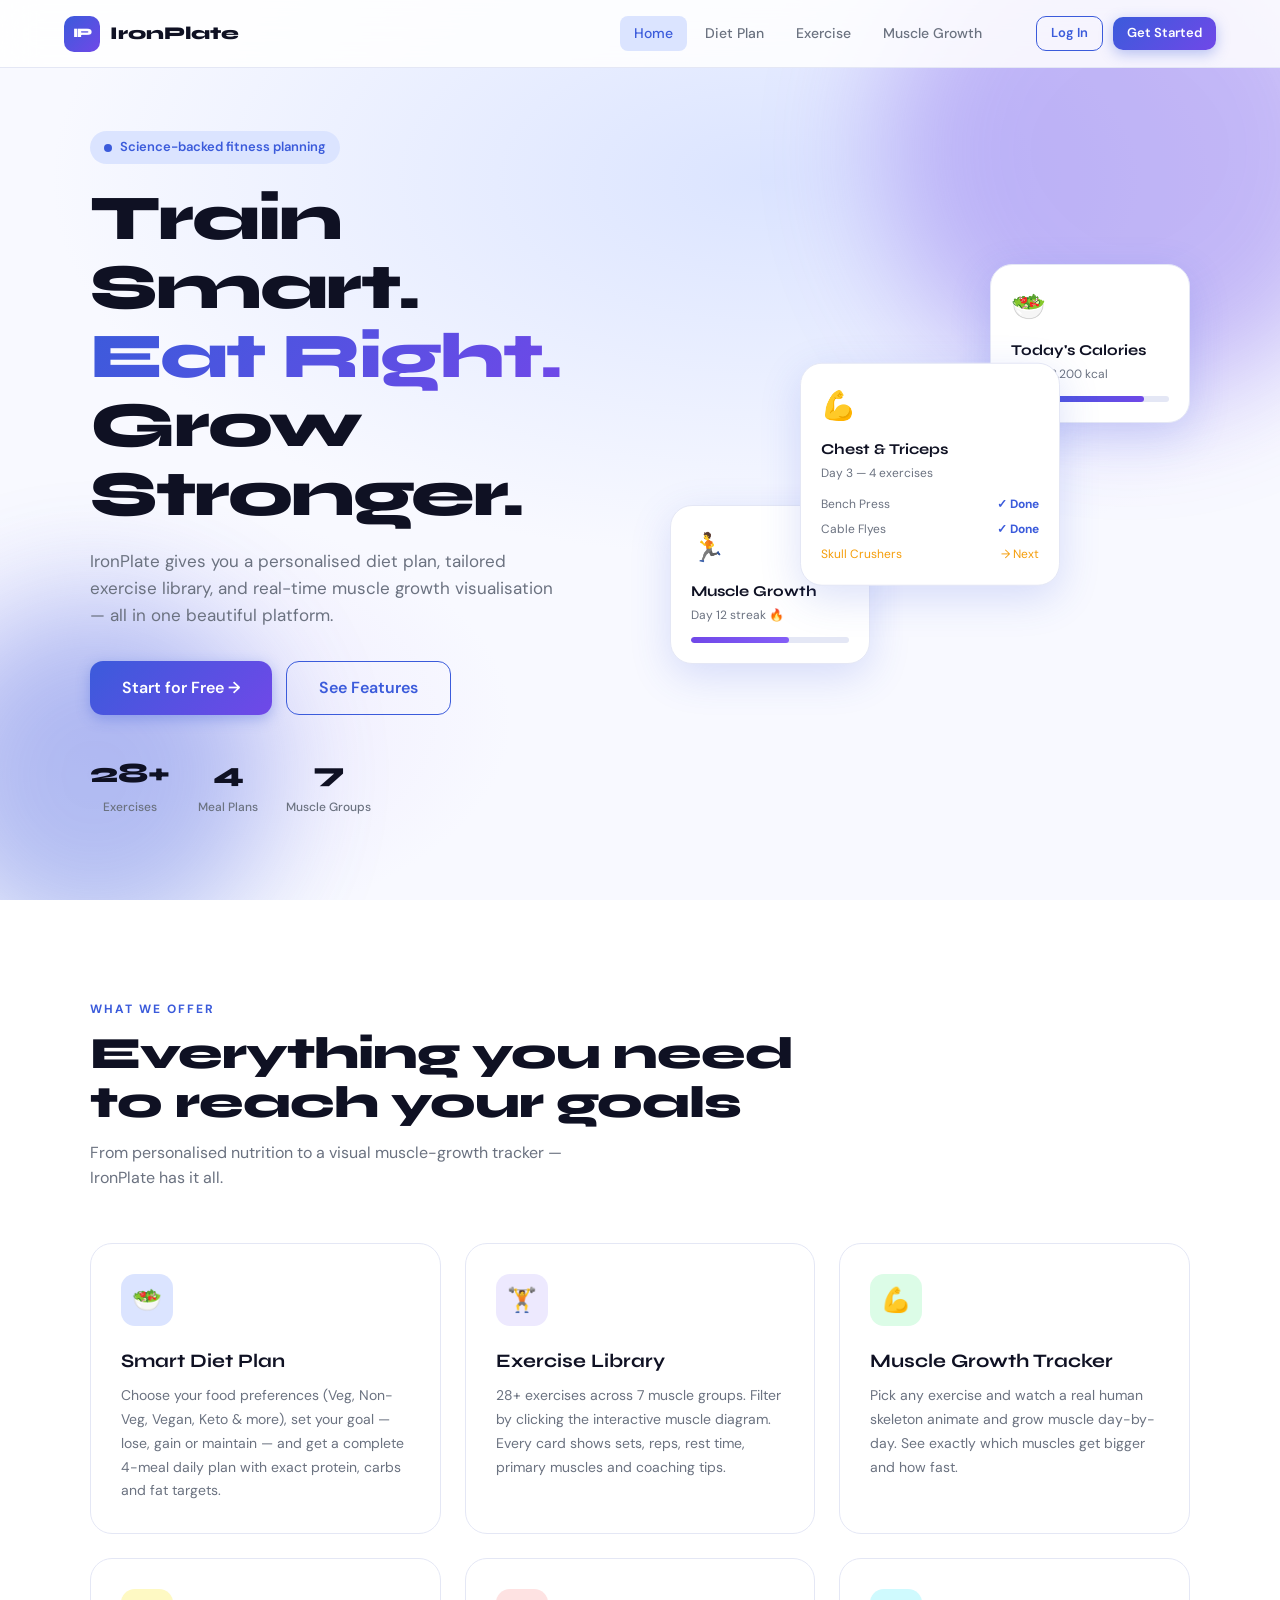
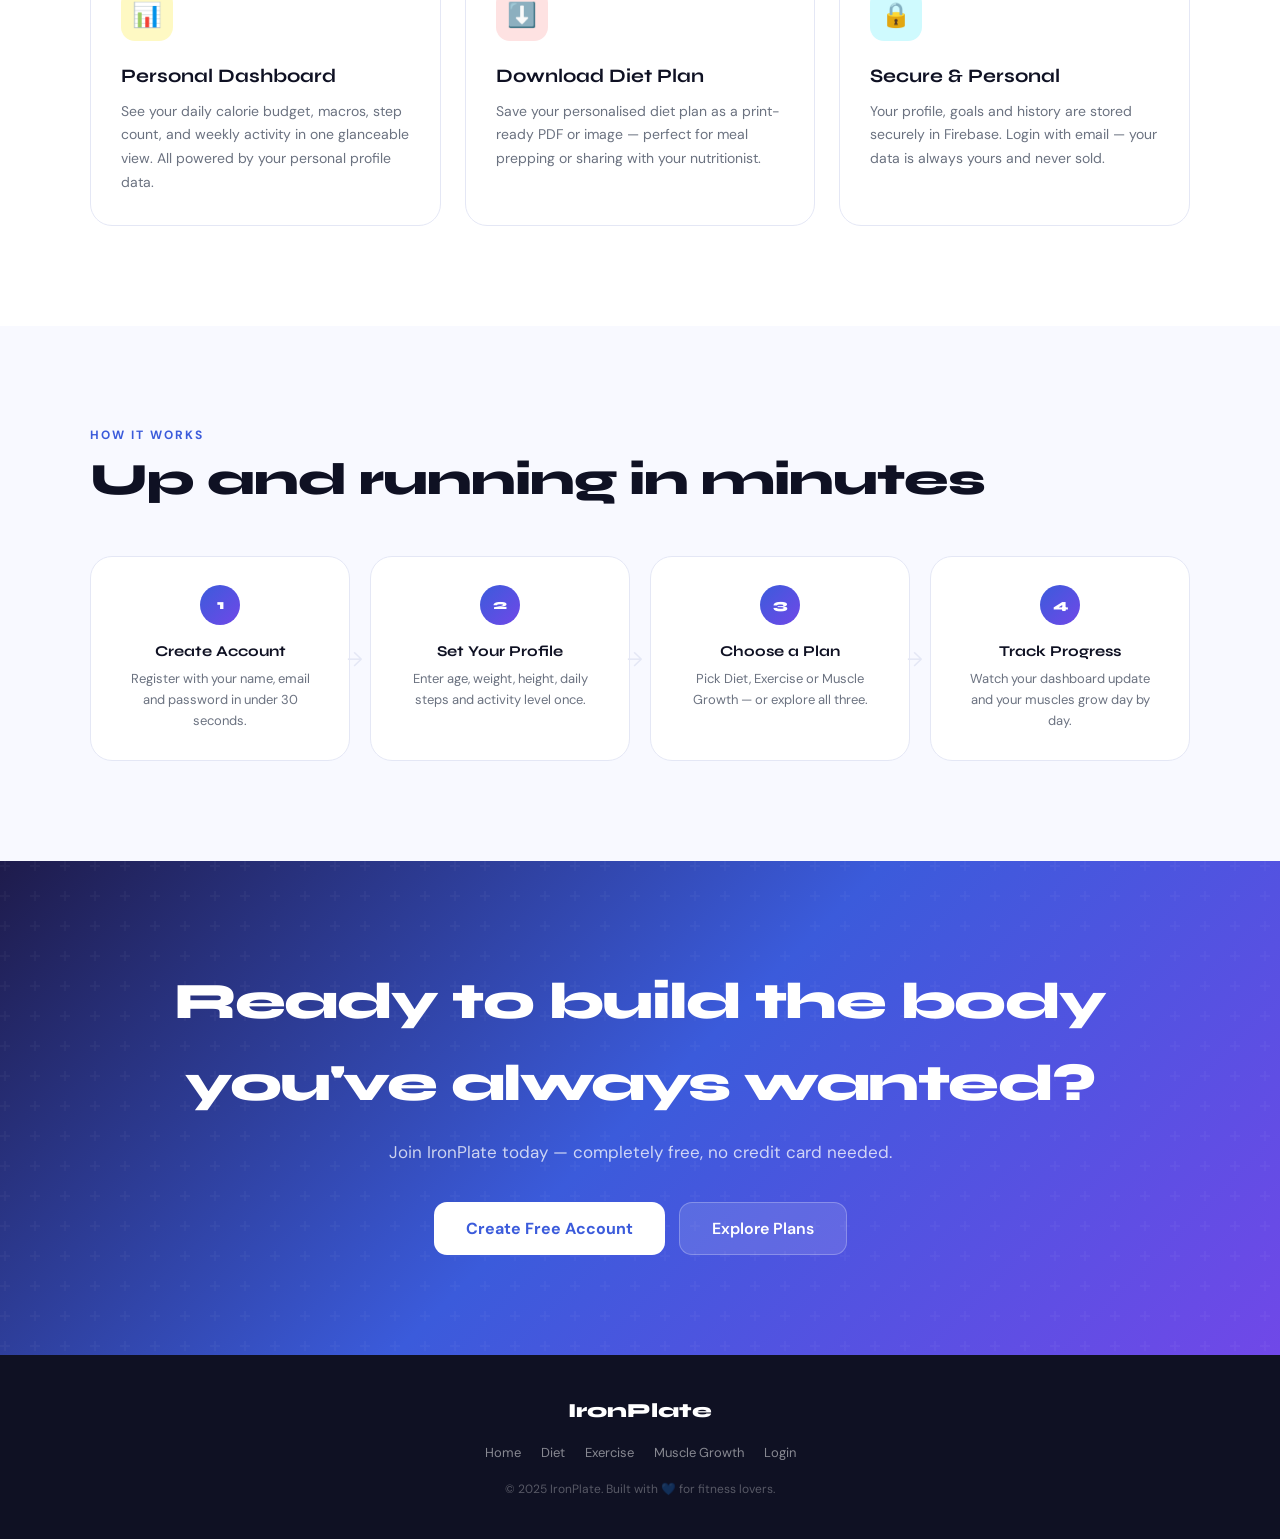
<file: index.html>
<!DOCTYPE html>
<html lang="en">
<head>
  <meta charset="UTF-8"/>
  <meta name="viewport" content="width=device-width,initial-scale=1.0"/>
  <title>IronPlate — Your Smart Fitness Companion</title>
  <link rel="stylesheet" href="css/style.css"/>
</head>
<body>

<!-- NAVBAR -->
<nav class="navbar" id="navbar">
  <div class="nav-inner">
    <a href="index.html" class="nav-logo">
      <div class="nav-logo-mark">IP</div>
      <span class="nav-logo-name">IronPlate</span>
    </a>
    <div class="nav-links">
      <a href="index.html"    class="nav-link active">Home</a>
      <a href="diet.html"     class="nav-link">Diet Plan</a>
      <a href="exercise.html" class="nav-link">Exercise</a>
      <a href="muscle.html"   class="nav-link">Muscle Growth</a>
    </div>
    <div class="nav-actions">
      <a href="auth.html" class="btn btn-outline btn-sm">Log In</a>
      <a href="auth.html" class="btn btn-primary btn-sm">Get Started</a>
    </div>
    <button class="nav-ham" onclick="toggleMob()">
      <span></span><span></span><span></span>
    </button>
  </div>
</nav>
<div class="mob-menu" id="mob-menu">
  <a href="index.html"    class="mob-link active">Home</a>
  <a href="diet.html"     class="mob-link">Diet Plan</a>
  <a href="exercise.html" class="mob-link">Exercise</a>
  <a href="muscle.html"   class="mob-link">Muscle Growth</a>
  <a href="auth.html"     class="mob-link">Log In / Register</a>
</div>

<!-- HERO -->
<section class="hero">
  <div class="hero-bg"></div>
  <div class="hero-blob hero-blob-1"></div>
  <div class="hero-blob hero-blob-2"></div>
  <div class="hero-inner">
    <div class="hero-text">
      <div class="hero-badge">
        <span class="hero-badge-dot"></span>
        Science-backed fitness planning
      </div>
      <h1 class="hero-title">Train Smart.<br><span>Eat Right.</span><br>Grow Stronger.</h1>
      <p class="hero-sub">IronPlate gives you a personalised diet plan, tailored exercise library, and real-time muscle growth visualisation — all in one beautiful platform.</p>
      <div class="hero-btns">
        <a href="auth.html" class="btn btn-primary btn-lg">Start for Free →</a>
        <a href="#features" class="btn btn-outline btn-lg">See Features</a>
      </div>
      <div class="hero-stats">
        <div class="hero-stat">
          <div class="hero-stat-val">28+</div>
          <div class="hero-stat-lbl">Exercises</div>
        </div>
        <div class="hero-stat">
          <div class="hero-stat-val">4</div>
          <div class="hero-stat-lbl">Meal Plans</div>
        </div>
        <div class="hero-stat">
          <div class="hero-stat-val">7</div>
          <div class="hero-stat-lbl">Muscle Groups</div>
        </div>
      </div>
    </div>
    <div class="hero-visual">
      <div class="hero-card-stack">
        <div class="hero-card hero-card-1">
          <div class="hc-icon">🥗</div>
          <div class="hc-title">Today's Calories</div>
          <div class="hc-sub">1,840 / 2,200 kcal</div>
          <div class="hc-bar"><div class="hc-fill" style="width:84%"></div></div>
        </div>
        <div class="hero-card hero-card-main">
          <div class="hc-icon">💪</div>
          <div class="hc-title">Chest &amp; Triceps</div>
          <div class="hc-sub">Day 3 — 4 exercises</div>
          <div style="margin-top:12px;display:flex;flex-direction:column;gap:6px">
            <div style="display:flex;justify-content:space-between;font-size:12px;color:#6b7280"><span>Bench Press</span><span style="color:#3b5bdb;font-weight:700">✓ Done</span></div>
            <div style="display:flex;justify-content:space-between;font-size:12px;color:#6b7280"><span>Cable Flyes</span><span style="color:#3b5bdb;font-weight:700">✓ Done</span></div>
            <div style="display:flex;justify-content:space-between;font-size:12px;color:#f59e0b"><span>Skull Crushers</span><span>→ Next</span></div>
          </div>
        </div>
        <div class="hero-card hero-card-2">
          <div class="hc-icon">🏃</div>
          <div class="hc-title">Muscle Growth</div>
          <div class="hc-sub">Day 12 streak 🔥</div>
          <div class="hc-bar" style="margin-top:12px"><div class="hc-fill" style="width:62%;background:linear-gradient(90deg,#7048e8,#845ef7)"></div></div>
        </div>
      </div>
    </div>
  </div>
</section>

<!-- FEATURES -->
<section class="features" id="features">
  <div class="section-inner">
    <div class="section-tag">What We Offer</div>
    <h2 class="section-title">Everything you need<br>to reach your goals</h2>
    <p class="section-sub">From personalised nutrition to a visual muscle-growth tracker — IronPlate has it all.</p>
    <div class="features-grid">
      <div class="feature-card" style="animation-delay:.05s">
        <div class="fc-icon" style="background:#dbe4ff">🥗</div>
        <div class="fc-title">Smart Diet Plan</div>
        <div class="fc-desc">Choose your food preferences (Veg, Non-Veg, Vegan, Keto & more), set your goal — lose, gain or maintain — and get a complete 4-meal daily plan with exact protein, carbs and fat targets.</div>
      </div>
      <div class="feature-card" style="animation-delay:.1s">
        <div class="fc-icon" style="background:#ede9fe">🏋️</div>
        <div class="fc-title">Exercise Library</div>
        <div class="fc-desc">28+ exercises across 7 muscle groups. Filter by clicking the interactive muscle diagram. Every card shows sets, reps, rest time, primary muscles and coaching tips.</div>
      </div>
      <div class="feature-card" style="animation-delay:.15s">
        <div class="fc-icon" style="background:#dcfce7">💪</div>
        <div class="fc-title">Muscle Growth Tracker</div>
        <div class="fc-desc">Pick any exercise and watch a real human skeleton animate and grow muscle day-by-day. See exactly which muscles get bigger and how fast.</div>
      </div>
      <div class="feature-card" style="animation-delay:.2s">
        <div class="fc-icon" style="background:#fef9c3">📊</div>
        <div class="fc-title">Personal Dashboard</div>
        <div class="fc-desc">See your daily calorie budget, macros, step count, and weekly activity in one glanceable view. All powered by your personal profile data.</div>
      </div>
      <div class="feature-card" style="animation-delay:.25s">
        <div class="fc-icon" style="background:#fee2e2">⬇️</div>
        <div class="fc-title">Download Diet Plan</div>
        <div class="fc-desc">Save your personalised diet plan as a print-ready PDF or image — perfect for meal prepping or sharing with your nutritionist.</div>
      </div>
      <div class="feature-card" style="animation-delay:.3s">
        <div class="fc-icon" style="background:#cffafe">🔒</div>
        <div class="fc-title">Secure & Personal</div>
        <div class="fc-desc">Your profile, goals and history are stored securely in Firebase. Login with email — your data is always yours and never sold.</div>
      </div>
    </div>
  </div>
</section>

<!-- HOW IT WORKS -->
<section class="how">
  <div class="section-inner">
    <div class="section-tag">How It Works</div>
    <h2 class="section-title">Up and running in minutes</h2>
    <div class="steps">
      <div class="step">
        <div class="step-num">1</div>
        <div class="step-title">Create Account</div>
        <div class="step-desc">Register with your name, email and password in under 30 seconds.</div>
      </div>
      <div class="step">
        <div class="step-num">2</div>
        <div class="step-title">Set Your Profile</div>
        <div class="step-desc">Enter age, weight, height, daily steps and activity level once.</div>
      </div>
      <div class="step">
        <div class="step-num">3</div>
        <div class="step-title">Choose a Plan</div>
        <div class="step-desc">Pick Diet, Exercise or Muscle Growth — or explore all three.</div>
      </div>
      <div class="step">
        <div class="step-num">4</div>
        <div class="step-title">Track Progress</div>
        <div class="step-desc">Watch your dashboard update and your muscles grow day by day.</div>
      </div>
    </div>
  </div>
</section>

<!-- CTA -->
<section class="cta-section">
  <h2 class="cta-title">Ready to build the body<br>you've always wanted?</h2>
  <p class="cta-sub">Join IronPlate today — completely free, no credit card needed.</p>
  <div class="cta-btns">
    <a href="auth.html" class="btn btn-white-fill btn-lg">Create Free Account</a>
    <a href="diet.html" class="btn btn-ghost btn-lg">Explore Plans</a>
  </div>
</section>

<!-- FOOTER -->
<footer>
  <div class="footer-inner">
    <div class="footer-logo">IronPlate</div>
    <div class="footer-links">
      <a href="index.html">Home</a>
      <a href="diet.html">Diet</a>
      <a href="exercise.html">Exercise</a>
      <a href="muscle.html">Muscle Growth</a>
      <a href="auth.html">Login</a>
    </div>
    <div class="footer-copy">© 2025 IronPlate. Built with 💙 for fitness lovers.</div>
  </div>
</footer>

<script>
  // scroll navbar shadow
  window.addEventListener('scroll',()=>{
    document.getElementById('navbar').classList.toggle('scrolled',window.scrollY>30);
  });
  function toggleMob(){document.getElementById('mob-menu').classList.toggle('open')}
</script>
</body>
</html>
</file>
<file: css/style.css>
/* =============================================
   IRONPLATE — style.css
   All styles: reset, tokens, layout, components
   ============================================= */

/* ── Google Fonts ── */
@import url('https://fonts.googleapis.com/css2?family=Syne:wght@600;700;800;900&family=DM+Sans:ital,wght@0,300;0,400;0,500;0,600;1,300&display=swap');

/* ── CSS Variables ── */
:root {
  --bg: #f8f9ff;
  --surface: #ffffff;
  --surface2: #f0f2ff;
  --border: #e4e7f5;
  --text: #0f1123;
  --muted: #6b7280;
  --blue: #3b5bdb;
  --blue-lt: #dbe4ff;
  --purple: #7048e8;
  --purple-lt: #ede9fe;
  --violet: #845ef7;
  --indigo: #4263eb;
  --cyan: #22d3ee;
  --green: #12b886;
  --amber: #f59e0b;
  --red: #ef4444;
  --grad1: linear-gradient(135deg, #3b5bdb 0%, #7048e8 100%);
  --grad2: linear-gradient(135deg, #7048e8 0%, #845ef7 100%);
  --grad3: linear-gradient(135deg, #22d3ee 0%, #3b5bdb 100%);
  --shadow-sm: 0 1px 4px rgba(59, 91, 219, .08);
  --shadow: 0 4px 20px rgba(59, 91, 219, .12);
  --shadow-lg: 0 12px 40px rgba(59, 91, 219, .18);
  --radius: 14px;
  --radius-lg: 22px;
  --nav-h: 68px;
  --font-h: 'Syne', sans-serif;
  --font-b: 'DM Sans', sans-serif;
}

/* ── Reset ── */
*,
*::before,
*::after {
  box-sizing: border-box;
  margin: 0;
  padding: 0
}

html {
  scroll-behavior: smooth;
  font-size: 16px
}

body {
  font-family: var(--font-b);
  background: var(--bg);
  color: var(--text);
  line-height: 1.6;
  overflow-x: hidden
}

img {
  max-width: 100%;
  display: block
}

a {
  text-decoration: none;
  color: inherit
}

button {
  font-family: var(--font-b);
  cursor: pointer;
  border: none;
  background: none
}

ul {
  list-style: none
}

input,
select,
textarea {
  font-family: var(--font-b)
}

/* ── Scrollbar ── */
::-webkit-scrollbar {
  width: 6px
}

::-webkit-scrollbar-track {
  background: var(--bg)
}

::-webkit-scrollbar-thumb {
  background: var(--border);
  border-radius: 99px
}

/* ── Page load fade ── */
@keyframes fadeUp {
  from {
    opacity: 0;
    transform: translateY(22px)
  }

  to {
    opacity: 1;
    transform: none
  }
}

@keyframes fadeIn {
  from {
    opacity: 0
  }

  to {
    opacity: 1
  }
}

@keyframes slideRight {
  from {
    opacity: 0;
    transform: translateX(-30px)
  }

  to {
    opacity: 1;
    transform: none
  }
}

@keyframes pulse {

  0%,
  100% {
    opacity: 1
  }

  50% {
    opacity: .5
  }
}

@keyframes spin {
  to {
    transform: rotate(360deg)
  }
}

@keyframes float {

  0%,
  100% {
    transform: translateY(0)
  }

  50% {
    transform: translateY(-10px)
  }
}

@keyframes shimmer {
  0% {
    background-position: -400px 0
  }

  100% {
    background-position: 400px 0
  }
}

/* ============================================
   NAVBAR
   ============================================ */
.navbar {
  position: fixed;
  top: 0;
  left: 0;
  right: 0;
  z-index: 900;
  height: var(--nav-h);
  background: rgba(255, 255, 255, .85);
  backdrop-filter: blur(18px);
  border-bottom: 1px solid var(--border);
  transition: box-shadow .3s;
}

.navbar.scrolled {
  box-shadow: var(--shadow)
}

.nav-inner {
  max-width: 1200px;
  margin: 0 auto;
  height: 100%;
  display: flex;
  align-items: center;
  gap: 24px;
  padding: 0 24px;
}

.nav-logo {
  display: flex;
  align-items: center;
  gap: 10px;
  flex-shrink: 0
}

.nav-logo-mark {
  width: 36px;
  height: 36px;
  border-radius: 10px;
  background: var(--grad1);
  display: flex;
  align-items: center;
  justify-content: center;
  font-family: var(--font-h);
  font-weight: 800;
  color: #fff;
  font-size: 13px;
  letter-spacing: -.5px;
}

.nav-logo-name {
  font-family: var(--font-h);
  font-weight: 800;
  font-size: 18px;
  color: var(--text)
}

.nav-links {
  display: flex;
  align-items: center;
  gap: 4px;
  margin-left: auto
}

.nav-link {
  padding: 6px 14px;
  border-radius: 8px;
  font-size: 14px;
  font-weight: 500;
  color: var(--muted);
  transition: all .2s;
}

.nav-link:hover,
.nav-link.active {
  color: var(--blue);
  background: var(--blue-lt)
}

.nav-actions {
  display: flex;
  align-items: center;
  gap: 10px;
  margin-left: 16px
}

.btn {
  display: inline-flex;
  align-items: center;
  gap: 8px;
  padding: 9px 20px;
  border-radius: 10px;
  font-size: 14px;
  font-weight: 600;
  transition: all .22s;
  cursor: pointer;
  border: none;
}

.btn-primary {
  background: var(--grad1);
  color: #fff;
  box-shadow: 0 4px 14px rgba(59, 91, 219, .35)
}

.btn-primary:hover {
  transform: translateY(-2px);
  box-shadow: 0 6px 20px rgba(59, 91, 219, .45)
}

.btn-outline {
  background: transparent;
  color: var(--blue);
  border: 1.5px solid var(--blue)
}

.btn-outline:hover {
  background: var(--blue-lt)
}

.btn-white {
  background: #fff;
  color: var(--blue);
  border: 1.5px solid var(--border);
  box-shadow: var(--shadow-sm)
}

.btn-white:hover {
  border-color: var(--blue);
  background: var(--blue-lt)
}

.btn-sm {
  padding: 6px 14px;
  font-size: 13px
}

.btn-lg {
  padding: 13px 32px;
  font-size: 16px;
  border-radius: 13px
}

.nav-avatar {
  width: 36px;
  height: 36px;
  border-radius: 50%;
  background: var(--grad1);
  color: #fff;
  display: flex;
  align-items: center;
  justify-content: center;
  font-weight: 700;
  font-size: 14px;
  cursor: pointer;
}

/* hamburger */
.nav-ham {
  display: none;
  flex-direction: column;
  gap: 5px;
  padding: 6px;
  background: none;
  border: none;
  cursor: pointer
}

.nav-ham span {
  display: block;
  width: 22px;
  height: 2px;
  background: var(--text);
  border-radius: 99px;
  transition: .3s
}

.mob-menu {
  display: none;
  position: fixed;
  top: var(--nav-h);
  left: 0;
  right: 0;
  z-index: 899;
  background: #fff;
  border-bottom: 1px solid var(--border);
  padding: 12px 24px;
  flex-direction: column;
  gap: 4px;
}

.mob-menu.open {
  display: flex
}

.mob-link {
  padding: 10px 14px;
  border-radius: 8px;
  font-weight: 500;
  color: var(--muted)
}

.mob-link:hover,
.mob-link.active {
  color: var(--blue);
  background: var(--blue-lt)
}

/* ============================================
   LANDING PAGE — index.html
   ============================================ */
.hero {
  min-height: 100vh;
  display: flex;
  align-items: center;
  justify-content: center;
  padding: calc(var(--nav-h) + 60px) 24px 80px;
  position: relative;
  overflow: hidden;
}

.hero-bg {
  position: absolute;
  inset: 0;
  z-index: 0;
  background: radial-gradient(ellipse 80% 60% at 60% 20%, #dbe4ff 0%, transparent 70%),
    radial-gradient(ellipse 50% 40% at 10% 80%, #ede9fe 0%, transparent 60%),
    var(--bg);
}

.hero-blob {
  position: absolute;
  border-radius: 50%;
  filter: blur(60px);
  opacity: .35;
  pointer-events: none;
}

.hero-blob-1 {
  width: 500px;
  height: 500px;
  background: #7048e8;
  top: -100px;
  right: -100px;
  animation: float 8s ease-in-out infinite
}

.hero-blob-2 {
  width: 350px;
  height: 350px;
  background: #3b5bdb;
  bottom: -50px;
  left: -80px;
  animation: float 10s ease-in-out infinite 2s
}

.hero-inner {
  max-width: 1100px;
  margin: 0 auto;
  display: grid;
  grid-template-columns: 1fr 1fr;
  gap: 60px;
  align-items: center;
  position: relative;
  z-index: 1;
}

.hero-badge {
  display: inline-flex;
  align-items: center;
  gap: 8px;
  padding: 6px 14px;
  border-radius: 99px;
  background: var(--blue-lt);
  color: var(--blue);
  font-size: 13px;
  font-weight: 600;
  margin-bottom: 20px;
  animation: fadeIn .6s ease both;
}

.hero-badge-dot {
  width: 8px;
  height: 8px;
  border-radius: 50%;
  background: var(--blue);
  animation: pulse 2s infinite
}

.hero-title {
  font-family: var(--font-h);
  font-size: clamp(42px, 5vw, 68px);
  font-weight: 900;
  line-height: 1.08;
  letter-spacing: -2px;
  color: var(--text);
  animation: fadeUp .7s ease both .1s;
}

.hero-title span {
  background: var(--grad1);
  -webkit-background-clip: text;
  -webkit-text-fill-color: transparent;
}

.hero-sub {
  margin-top: 18px;
  font-size: 17px;
  color: var(--muted);
  font-weight: 400;
  max-width: 480px;
  animation: fadeUp .7s ease both .2s;
}

.hero-btns {
  display: flex;
  gap: 14px;
  margin-top: 32px;
  flex-wrap: wrap;
  animation: fadeUp .7s ease both .3s
}

.hero-stats {
  display: flex;
  gap: 28px;
  margin-top: 36px;
  animation: fadeUp .7s ease both .4s;
}

.hero-stat {
  text-align: center
}

.hero-stat-val {
  font-family: var(--font-h);
  font-size: 28px;
  font-weight: 800;
  color: var(--text)
}

.hero-stat-lbl {
  font-size: 12px;
  color: var(--muted);
  font-weight: 500;
  margin-top: 2px
}

.hero-visual {
  animation: fadeUp .9s ease both .2s
}

/* floating cards on hero */
.hero-card-stack {
  position: relative;
  height: 460px
}

.hero-card {
  position: absolute;
  background: #fff;
  border-radius: var(--radius-lg);
  padding: 20px;
  box-shadow: var(--shadow-lg);
  border: 1px solid var(--border);
}

.hero-card-main {
  width: 260px;
  left: 50%;
  top: 50%;
  transform: translate(-50%, -50%);
  z-index: 3;
  animation: float 6s ease-in-out infinite
}

.hero-card-1 {
  width: 200px;
  right: 0;
  top: 20px;
  z-index: 2;
  animation: float 7s ease-in-out infinite 1s
}

.hero-card-2 {
  width: 200px;
  left: 0;
  bottom: 40px;
  z-index: 2;
  animation: float 8s ease-in-out infinite 2s
}

.hc-icon {
  font-size: 28px;
  margin-bottom: 8px
}

.hc-title {
  font-family: var(--font-h);
  font-size: 15px;
  font-weight: 700;
  color: var(--text)
}

.hc-sub {
  font-size: 12px;
  color: var(--muted);
  margin-top: 3px
}

.hc-bar {
  height: 6px;
  border-radius: 99px;
  background: var(--border);
  margin-top: 12px;
  overflow: hidden
}

.hc-fill {
  height: 100%;
  border-radius: 99px;
  background: var(--grad1);
  animation: shimmer 2s infinite
}

/* features section */
.features {
  padding: 100px 24px;
  background: #fff
}

.section-inner {
  max-width: 1100px;
  margin: 0 auto
}

.section-tag {
  font-size: 12px;
  font-weight: 700;
  letter-spacing: 2px;
  text-transform: uppercase;
  color: var(--blue);
  margin-bottom: 10px
}

.section-title {
  font-family: var(--font-h);
  font-size: clamp(30px, 3.5vw, 46px);
  font-weight: 800;
  color: var(--text);
  line-height: 1.1;
  letter-spacing: -1px
}

.section-sub {
  font-size: 16px;
  color: var(--muted);
  margin-top: 12px;
  max-width: 500px
}

.features-grid {
  display: grid;
  grid-template-columns: repeat(3, 1fr);
  gap: 24px;
  margin-top: 52px
}

.feature-card {
  padding: 30px;
  border-radius: var(--radius-lg);
  border: 1px solid var(--border);
  background: var(--surface);
  transition: all .3s;
  cursor: default;
  animation: fadeUp .6s ease both;
}

.feature-card:hover {
  transform: translateY(-4px);
  box-shadow: var(--shadow-lg);
  border-color: var(--blue)
}

.fc-icon {
  width: 52px;
  height: 52px;
  border-radius: 14px;
  display: flex;
  align-items: center;
  justify-content: center;
  font-size: 24px;
  margin-bottom: 20px;
}

.fc-title {
  font-family: var(--font-h);
  font-size: 19px;
  font-weight: 700;
  color: var(--text);
  margin-bottom: 8px
}

.fc-desc {
  font-size: 14px;
  color: var(--muted);
  line-height: 1.7
}

/* how it works */
.how {
  padding: 100px 24px;
  background: var(--bg)
}

.steps {
  display: grid;
  grid-template-columns: repeat(4, 1fr);
  gap: 20px;
  margin-top: 52px
}

.step {
  padding: 28px;
  border-radius: var(--radius-lg);
  background: #fff;
  border: 1px solid var(--border);
  text-align: center;
  position: relative
}

.step::after {
  content: '→';
  position: absolute;
  right: -14px;
  top: 50%;
  transform: translateY(-50%);
  font-size: 20px;
  color: var(--border);
}

.step:last-child::after {
  display: none
}

.step-num {
  width: 40px;
  height: 40px;
  border-radius: 50%;
  background: var(--grad1);
  color: #fff;
  display: flex;
  align-items: center;
  justify-content: center;
  font-family: var(--font-h);
  font-weight: 800;
  font-size: 14px;
  margin: 0 auto 14px;
}

.step-title {
  font-family: var(--font-h);
  font-weight: 700;
  font-size: 15px;
  color: var(--text);
  margin-bottom: 6px
}

.step-desc {
  font-size: 13px;
  color: var(--muted)
}

/* CTA */
.cta-section {
  padding: 100px 24px;
  background: linear-gradient(135deg, #1e1b4b 0%, #3b5bdb 50%, #7048e8 100%);
  text-align: center;
  position: relative;
  overflow: hidden;
}

.cta-section::before {
  content: '';
  position: absolute;
  inset: 0;
  background: url("data:image/svg+xml,%3Csvg width='60' height='60' viewBox='0 0 60 60' xmlns='http://www.w3.org/2000/svg'%3E%3Cg fill='none' fill-rule='evenodd'%3E%3Cg fill='%23ffffff' fill-opacity='0.03'%3E%3Cpath d='M36 34v-4h-2v4h-4v2h4v4h2v-4h4v-2h-4zm0-30V0h-2v4h-4v2h4v4h2V6h4V4h-4zM6 34v-4H4v4H0v2h4v4h2v-4h4v-2H6zM6 4V0H4v4H0v2h4v4h2V6h4V4H6z'/%3E%3C/g%3E%3C/g%3E%3C/svg%3E");
}

.cta-title {
  font-family: var(--font-h);
  font-size: clamp(32px, 4vw, 52px);
  font-weight: 900;
  color: #fff;
  letter-spacing: -1.5px;
  position: relative
}

.cta-sub {
  font-size: 17px;
  color: rgba(255, 255, 255, .75);
  margin-top: 14px;
  position: relative
}

.cta-btns {
  display: flex;
  gap: 14px;
  justify-content: center;
  margin-top: 36px;
  position: relative
}

.btn-white-fill {
  background: #fff;
  color: var(--blue);
  font-weight: 700
}

.btn-white-fill:hover {
  transform: translateY(-2px);
  box-shadow: 0 8px 24px rgba(0, 0, 0, .2)
}

.btn-ghost {
  background: rgba(255, 255, 255, .12);
  color: #fff;
  border: 1.5px solid rgba(255, 255, 255, .25)
}

.btn-ghost:hover {
  background: rgba(255, 255, 255, .22)
}

/* footer */
footer {
  background: #0f1123;
  color: rgba(255, 255, 255, .6);
  padding: 40px 24px;
  text-align: center
}

.footer-inner {
  max-width: 1100px;
  margin: 0 auto
}

.footer-logo {
  font-family: var(--font-h);
  font-size: 20px;
  font-weight: 800;
  color: #fff;
  margin-bottom: 8px
}

.footer-links {
  display: flex;
  gap: 20px;
  justify-content: center;
  margin: 16px 0;
  flex-wrap: wrap
}

.footer-links a {
  font-size: 13px;
  color: rgba(255, 255, 255, .5);
  transition: .2s
}

.footer-links a:hover {
  color: #fff
}

.footer-copy {
  font-size: 12px;
  color: rgba(255, 255, 255, .3);
  margin-top: 12px
}

/* ============================================
   AUTH PAGE — auth.html
   ============================================ */
.auth-page {
  min-height: 100vh;
  display: flex;
  align-items: center;
  justify-content: center;
  padding: calc(var(--nav-h) + 40px) 24px 60px;
  background: radial-gradient(ellipse 70% 50% at 80% 20%, #dbe4ff, transparent 70%),
    radial-gradient(ellipse 50% 40% at 10% 80%, #ede9fe, transparent 60%), var(--bg);
}

.auth-card {
  background: #fff;
  border-radius: var(--radius-lg);
  padding: 44px;
  box-shadow: var(--shadow-lg);
  border: 1px solid var(--border);
  width: 100%;
  max-width: 480px;
  animation: fadeUp .6s ease both;
}

.auth-logo {
  display: flex;
  align-items: center;
  gap: 10px;
  justify-content: center;
  margin-bottom: 28px
}

.auth-logo-mark {
  width: 44px;
  height: 44px;
  border-radius: 13px;
  background: var(--grad1);
  display: flex;
  align-items: center;
  justify-content: center;
  font-family: var(--font-h);
  font-weight: 900;
  color: #fff;
  font-size: 16px;
}

.auth-logo-name {
  font-family: var(--font-h);
  font-weight: 800;
  font-size: 22px
}

.auth-title {
  font-family: var(--font-h);
  font-size: 26px;
  font-weight: 800;
  text-align: center;
  color: var(--text);
  margin-bottom: 6px
}

.auth-sub {
  text-align: center;
  font-size: 14px;
  color: var(--muted);
  margin-bottom: 28px
}

.tabs {
  display: flex;
  background: var(--surface2);
  border-radius: 10px;
  padding: 4px;
  margin-bottom: 28px;
  gap: 4px
}

.tab {
  flex: 1;
  padding: 9px;
  border-radius: 7px;
  font-size: 14px;
  font-weight: 600;
  color: var(--muted);
  text-align: center;
  transition: .2s;
  cursor: pointer;
  border: none;
  background: none
}

.tab.active {
  background: #fff;
  color: var(--blue);
  box-shadow: var(--shadow-sm)
}

.form-row {
  display: grid;
  grid-template-columns: 1fr 1fr;
  gap: 14px
}

.form-group {
  margin-bottom: 16px
}

.form-label {
  display: block;
  font-size: 13px;
  font-weight: 600;
  color: var(--text);
  margin-bottom: 6px
}

.form-input {
  width: 100%;
  padding: 11px 14px;
  border-radius: 10px;
  border: 1.5px solid var(--border);
  background: #fff;
  font-size: 14px;
  color: var(--text);
  transition: border .2s, box-shadow .2s;
  outline: none;
}

.form-input:focus {
  border-color: var(--blue);
  box-shadow: 0 0 0 3px rgba(59, 91, 219, .12)
}

.form-input::placeholder {
  color: #c4c9d8
}

.form-error {
  font-size: 12px;
  color: var(--red);
  margin-top: 4px;
  display: none
}

.form-error.show {
  display: block
}

.form-hint {
  font-size: 12px;
  color: var(--muted);
  margin-top: 4px
}

.btn-full {
  width: 100%;
  justify-content: center;
  padding: 13px
}

.auth-switch {
  text-align: center;
  margin-top: 18px;
  font-size: 14px;
  color: var(--muted)
}

.auth-switch a {
  color: var(--blue);
  font-weight: 600
}

/* strength indicator */
.strength-bar {
  display: flex;
  gap: 4px;
  margin-top: 6px
}

.strength-seg {
  height: 4px;
  flex: 1;
  border-radius: 99px;
  background: var(--border);
  transition: .3s
}

/* ============================================
   ONBOARDING / PROFILE — profile.html
   ============================================ */
.profile-page {
  padding: calc(var(--nav-h) + 48px) 24px 80px;
  max-width: 700px;
  margin: 0 auto
}

.profile-hero {
  background: var(--grad1);
  border-radius: var(--radius-lg);
  padding: 36px;
  color: #fff;
  margin-bottom: 32px;
  position: relative;
  overflow: hidden;
}

.profile-hero::after {
  content: '💪';
  position: absolute;
  right: 30px;
  top: 50%;
  transform: translateY(-50%);
  font-size: 80px;
  opacity: .15;
}

.profile-hero-tag {
  font-size: 12px;
  font-weight: 700;
  letter-spacing: 2px;
  text-transform: uppercase;
  opacity: .7;
  margin-bottom: 8px
}

.profile-hero-title {
  font-family: var(--font-h);
  font-size: 32px;
  font-weight: 800;
  letter-spacing: -1px
}

.profile-hero-sub {
  opacity: .8;
  margin-top: 8px;
  font-size: 15px
}

.progress-steps {
  display: flex;
  gap: 0;
  margin-bottom: 32px;
  background: #fff;
  border-radius: 12px;
  border: 1px solid var(--border);
  overflow: hidden
}

.prog-step {
  flex: 1;
  padding: 14px 10px;
  text-align: center;
  font-size: 12px;
  font-weight: 600;
  color: var(--muted);
  border-right: 1px solid var(--border);
  transition: .3s;
}

.prog-step:last-child {
  border-right: none
}

.prog-step.active {
  color: var(--blue);
  background: var(--blue-lt)
}

.prog-step.done {
  color: var(--green);
  background: #d1fae5
}

.prog-num {
  font-family: var(--font-h);
  font-size: 18px;
  font-weight: 800;
  display: block;
  margin-bottom: 2px
}

.profile-card {
  background: #fff;
  border-radius: var(--radius-lg);
  padding: 32px;
  border: 1px solid var(--border);
  box-shadow: var(--shadow-sm);
  margin-bottom: 20px;
  animation: fadeUp .5s ease both
}

.profile-card-title {
  font-family: var(--font-h);
  font-size: 18px;
  font-weight: 800;
  color: var(--text);
  margin-bottom: 20px;
  display: flex;
  align-items: center;
  gap: 10px
}

.profile-card-title span {
  font-size: 20px
}

.input-grid {
  display: grid;
  grid-template-columns: 1fr 1fr;
  gap: 16px
}

.input-grid-3 {
  display: grid;
  grid-template-columns: 1fr 1fr 1fr;
  gap: 16px
}

.range-wrap {
  position: relative
}

.range-input {
  width: 100%;
  -webkit-appearance: none;
  height: 6px;
  border-radius: 99px;
  background: var(--border);
  outline: none;
  transition: .2s
}

.range-input::-webkit-slider-thumb {
  -webkit-appearance: none;
  width: 20px;
  height: 20px;
  border-radius: 50%;
  background: var(--grad1);
  cursor: pointer;
  box-shadow: 0 2px 6px rgba(59, 91, 219, .35)
}

.range-val {
  position: absolute;
  top: -28px;
  background: var(--blue);
  color: #fff;
  padding: 2px 8px;
  border-radius: 6px;
  font-size: 12px;
  font-weight: 600;
  pointer-events: none;
  transform: translateX(-50%)
}

/* toggle pills for activity */
.pill-group {
  display: flex;
  flex-wrap: wrap;
  gap: 8px;
  margin-top: 8px
}

.pill {
  padding: 8px 16px;
  border-radius: 99px;
  border: 1.5px solid var(--border);
  font-size: 13px;
  font-weight: 500;
  color: var(--muted);
  cursor: pointer;
  transition: .2s;
  background: #fff;
}

.pill:hover {
  border-color: var(--blue);
  color: var(--blue)
}

.pill.active {
  background: var(--blue-lt);
  border-color: var(--blue);
  color: var(--blue);
  font-weight: 600
}

/* goal cards */
.goal-grid {
  display: grid;
  grid-template-columns: repeat(3, 1fr);
  gap: 12px;
  margin-top: 8px
}

.goal-card {
  padding: 16px;
  border-radius: 12px;
  border: 2px solid var(--border);
  text-align: center;
  cursor: pointer;
  transition: .25s;
  background: #fff;
}

.goal-card:hover {
  border-color: var(--blue);
  background: var(--blue-lt)
}

.goal-card.active {
  border-color: var(--blue);
  background: var(--blue-lt)
}

.goal-icon {
  font-size: 26px;
  margin-bottom: 6px
}

.goal-title {
  font-size: 13px;
  font-weight: 600;
  color: var(--text)
}

/* ============================================
   DASHBOARD — dashboard.html
   ============================================ */
.dash-wrap {
  padding: calc(var(--nav-h) + 36px) 24px 80px;
  max-width: 1100px;
  margin: 0 auto
}

.page-hero {
  margin-bottom: 36px;
  animation: fadeUp .6s ease both
}

.page-hero-tag {
  font-size: 11px;
  font-weight: 700;
  letter-spacing: 2px;
  text-transform: uppercase;
  color: var(--blue);
  margin-bottom: 8px
}

.page-hero-title {
  font-family: var(--font-h);
  font-size: clamp(28px, 3.5vw, 44px);
  font-weight: 900;
  color: var(--text);
  letter-spacing: -1.5px;
  line-height: 1.1
}

.page-hero-sub {
  font-size: 15px;
  color: var(--muted);
  margin-top: 8px
}

.dash-grid {
  display: grid;
  grid-template-columns: repeat(4, 1fr);
  gap: 18px;
  margin-bottom: 28px
}

.stat-card {
  background: #fff;
  border-radius: var(--radius);
  padding: 22px;
  border: 1px solid var(--border);
  box-shadow: var(--shadow-sm);
  transition: .3s;
  animation: fadeUp .5s ease both;
}

.stat-card:hover {
  transform: translateY(-3px);
  box-shadow: var(--shadow)
}

.stat-icon {
  font-size: 24px;
  margin-bottom: 10px
}

.stat-val {
  font-family: var(--font-h);
  font-size: 32px;
  font-weight: 800;
  color: var(--text);
  line-height: 1
}

.stat-lbl {
  font-size: 13px;
  color: var(--muted);
  margin-top: 4px
}

.stat-change {
  font-size: 12px;
  font-weight: 600;
  margin-top: 6px
}

.stat-change.up {
  color: var(--green)
}

.stat-change.down {
  color: var(--red)
}

.dash-main {
  display: grid;
  grid-template-columns: 2fr 1fr;
  gap: 20px;
  margin-bottom: 28px
}

.dash-card {
  background: #fff;
  border-radius: var(--radius-lg);
  padding: 28px;
  border: 1px solid var(--border);
  box-shadow: var(--shadow-sm);
  animation: fadeUp .6s ease both
}

.dash-card-title {
  font-family: var(--font-h);
  font-size: 17px;
  font-weight: 800;
  color: var(--text);
  margin-bottom: 18px;
  display: flex;
  align-items: center;
  justify-content: space-between
}

/* section cards */
.section-cards {
  display: grid;
  grid-template-columns: repeat(3, 1fr);
  gap: 20px
}

.sec-card {
  border-radius: var(--radius-lg);
  padding: 28px;
  color: #fff;
  cursor: pointer;
  transition: .3s;
  position: relative;
  overflow: hidden;
  text-decoration: none;
  display: block;
}

.sec-card:hover {
  transform: translateY(-5px);
  box-shadow: var(--shadow-lg)
}

.sec-card::before {
  content: '';
  position: absolute;
  inset: 0;
  background: linear-gradient(135deg, rgba(255, 255, 255, .15) 0%, transparent 70%);
}

.sec-card-diet {
  background: linear-gradient(135deg, #3b5bdb, #22d3ee)
}

.sec-card-ex {
  background: linear-gradient(135deg, #7048e8, #845ef7)
}

.sec-card-muscle {
  background: linear-gradient(135deg, #0f172a, #3b5bdb)
}

.sec-icon {
  font-size: 36px;
  margin-bottom: 14px;
  position: relative
}

.sec-title {
  font-family: var(--font-h);
  font-size: 22px;
  font-weight: 800;
  position: relative;
  letter-spacing: -.5px
}

.sec-desc {
  font-size: 13px;
  opacity: .8;
  margin-top: 6px;
  position: relative
}

.sec-arrow {
  position: absolute;
  right: 20px;
  bottom: 20px;
  font-size: 24px;
  opacity: .6
}

/* macro ring (diet preview) */
.macro-rings {
  display: flex;
  gap: 16px;
  align-items: center
}

.ring-wrap {
  text-align: center
}

.ring-svg {
  width: 70px;
  height: 70px
}

.ring-label {
  font-size: 11px;
  color: var(--muted);
  margin-top: 4px;
  font-weight: 500
}

.ring-val {
  font-family: var(--font-h);
  font-size: 13px;
  font-weight: 800;
  color: var(--text)
}

/* activity chart bars */
.act-chart {
  display: flex;
  gap: 8px;
  align-items: flex-end;
  height: 100px;
  margin-top: 8px
}

.act-bar-wrap {
  flex: 1;
  display: flex;
  flex-direction: column;
  align-items: center;
  gap: 4px
}

.act-bar {
  width: 100%;
  border-radius: 6px 6px 0 0;
  background: var(--blue-lt);
  transition: height .5s ease
}

.act-bar.filled {
  background: var(--grad1)
}

.act-day {
  font-size: 10px;
  color: var(--muted)
}

/* ============================================
   DIET — diet.html
   ============================================ */
.diet-wrap {
  padding: calc(var(--nav-h) + 36px) 24px 80px;
  max-width: 1100px;
  margin: 0 auto
}

/* food preference selector */
.pref-grid {
  display: grid;
  grid-template-columns: repeat(4, 1fr);
  gap: 12px;
  margin-top: 12px
}

.pref-card {
  padding: 18px;
  border-radius: 14px;
  border: 2px solid var(--border);
  text-align: center;
  cursor: pointer;
  transition: .25s;
  background: #fff;
}

.pref-card:hover {
  border-color: var(--blue);
  background: var(--blue-lt)
}

.pref-card.active {
  border-color: var(--blue);
  background: var(--blue-lt)
}

.pref-card.disabled {
  opacity: .4;
  pointer-events: none
}

.pref-icon {
  font-size: 28px;
  margin-bottom: 6px
}

.pref-name {
  font-size: 13px;
  font-weight: 600;
  color: var(--text)
}

.pref-cnt {
  font-size: 11px;
  color: var(--blue);
  margin-top: 2px;
  display: none
}

.pref-card.active .pref-cnt {
  display: block
}

/* calorie info */
.cal-card {
  background: linear-gradient(135deg, #3b5bdb, #7048e8);
  border-radius: var(--radius-lg);
  padding: 28px;
  color: #fff;
  margin: 24px 0;
}

.cal-big {
  font-family: var(--font-h);
  font-size: 52px;
  font-weight: 900;
  line-height: 1
}

.cal-lbl {
  opacity: .75;
  font-size: 14px;
  margin-top: 4px
}

.macro-strip {
  display: flex;
  gap: 24px;
  margin-top: 20px
}

.macro-item {
  text-align: center
}

.macro-val {
  font-family: var(--font-h);
  font-size: 22px;
  font-weight: 800
}

.macro-name {
  font-size: 12px;
  opacity: .75
}

/* meals */
.meal-tabs {
  display: flex;
  gap: 8px;
  margin: 24px 0;
  flex-wrap: wrap
}

.meal-tab {
  padding: 8px 18px;
  border-radius: 99px;
  border: 1.5px solid var(--border);
  font-size: 13px;
  font-weight: 600;
  color: var(--muted);
  cursor: pointer;
  transition: .2s;
  background: #fff;
}

.meal-tab:hover {
  border-color: var(--blue);
  color: var(--blue)
}

.meal-tab.active {
  background: var(--grad1);
  border-color: transparent;
  color: #fff
}

.meal-card {
  background: #fff;
  border-radius: var(--radius-lg);
  border: 1px solid var(--border);
  padding: 28px;
  box-shadow: var(--shadow-sm);
  margin-bottom: 16px;
  animation: fadeUp .4s ease both;
}

.meal-header {
  display: flex;
  align-items: center;
  gap: 14px;
  margin-bottom: 20px
}

.meal-icon {
  font-size: 30px
}

.meal-time {
  font-family: var(--font-h);
  font-size: 17px;
  font-weight: 800
}

.meal-cal {
  margin-left: auto;
  background: var(--blue-lt);
  color: var(--blue);
  padding: 4px 12px;
  border-radius: 99px;
  font-size: 13px;
  font-weight: 700
}

.food-items {
  display: flex;
  flex-direction: column;
  gap: 12px
}

.food-row {
  display: flex;
  align-items: center;
  gap: 14px;
  padding: 12px 16px;
  background: var(--bg);
  border-radius: 10px;
}

.food-name {
  font-weight: 500;
  font-size: 14px;
  flex: 1
}

.food-macros {
  display: flex;
  gap: 10px;
  font-size: 12px;
  color: var(--muted)
}

.food-macro span {
  font-weight: 600;
  color: var(--text)
}

.food-qty {
  font-size: 13px;
  font-weight: 600;
  color: var(--blue)
}

/* macro bars */
.macro-progress {
  margin-top: 20px
}

.macro-bar-row {
  display: flex;
  align-items: center;
  gap: 12px;
  margin-bottom: 10px
}

.macro-bar-lbl {
  width: 70px;
  font-size: 13px;
  font-weight: 600;
  color: var(--muted)
}

.macro-bar-track {
  flex: 1;
  height: 8px;
  background: var(--border);
  border-radius: 99px;
  overflow: hidden
}

.macro-bar-fill {
  height: 100%;
  border-radius: 99px;
  transition: width 1s ease
}

.macro-bar-num {
  width: 50px;
  font-size: 12px;
  font-weight: 600;
  color: var(--text);
  text-align: right
}

/* download btn */
.download-bar {
  position: sticky;
  bottom: 24px;
  background: #fff;
  border: 1px solid var(--border);
  border-radius: 14px;
  padding: 16px 24px;
  box-shadow: var(--shadow-lg);
  display: flex;
  align-items: center;
  justify-content: space-between;
  gap: 16px;
  margin-top: 32px;
  animation: fadeUp .5s ease both;
}

.dl-text {
  font-size: 14px;
  color: var(--muted)
}

.dl-text b {
  color: var(--text)
}

/* ============================================
   EXERCISE — exercise.html
   ============================================ */
.ex-wrap {
  padding: calc(var(--nav-h) + 36px) 24px 80px;
  max-width: 1100px;
  margin: 0 auto
}

.filter-bar {
  display: flex;
  align-items: center;
  gap: 14px;
  margin-bottom: 24px;
  flex-wrap: wrap
}

.filter-lbl {
  font-size: 13px;
  font-weight: 600;
  color: var(--muted);
  flex-shrink: 0
}

.chips {
  display: flex;
  gap: 8px;
  flex-wrap: wrap
}

.chip {
  padding: 7px 16px;
  border-radius: 99px;
  border: 1.5px solid var(--border);
  font-size: 13px;
  font-weight: 600;
  color: var(--muted);
  cursor: pointer;
  transition: .2s;
  background: #fff;
}

.chip:hover {
  border-color: var(--blue);
  color: var(--blue)
}

.chip.active {
  background: var(--grad1);
  border-color: transparent;
  color: #fff
}

/* muscle map */
.muscle-map {
  background: #fff;
  border-radius: var(--radius-lg);
  padding: 28px;
  border: 1px solid var(--border);
  box-shadow: var(--shadow-sm);
  display: grid;
  grid-template-columns: 180px 1fr;
  gap: 32px;
  margin-bottom: 28px;
}

.muscle-map-title {
  font-family: var(--font-h);
  font-size: 16px;
  font-weight: 800;
  color: var(--text);
  margin-bottom: 12px
}

.body-svg {
  width: 100%;
  cursor: pointer
}

.muscle-zone {
  cursor: pointer;
  transition: opacity .2s;
  opacity: .85
}

.muscle-zone:hover {
  opacity: 1;
  filter: brightness(1.1)
}

.legend {
  display: flex;
  flex-direction: column;
  gap: 10px;
  margin-top: 8px
}

.legend-row {
  display: flex;
  align-items: center;
  gap: 10px;
  font-size: 13px;
  font-weight: 500;
  color: var(--text)
}

.legend-dot {
  width: 12px;
  height: 12px;
  border-radius: 4px;
  flex-shrink: 0
}

/* ex grid */
.ex-header {
  display: flex;
  align-items: center;
  justify-content: space-between;
  margin-bottom: 18px
}

.ex-heading {
  font-family: var(--font-h);
  font-size: 22px;
  font-weight: 800;
  color: var(--text)
}

.ex-count {
  font-size: 13px;
  color: var(--muted)
}

.ex-grid {
  display: grid;
  grid-template-columns: repeat(3, 1fr);
  gap: 18px
}

.ex-card {
  background: #fff;
  border-radius: var(--radius-lg);
  border: 1px solid var(--border);
  overflow: hidden;
  transition: .3s;
  box-shadow: var(--shadow-sm);
  animation: fadeUp .4s ease both;
}

.ex-card:hover {
  transform: translateY(-4px);
  box-shadow: var(--shadow-lg)
}

.ex-card-top {
  padding: 18px 18px 0;
  display: flex;
  align-items: center;
  justify-content: space-between
}

.ex-card-icon {
  font-size: 28px
}

.ex-badges {
  display: flex;
  gap: 6px;
  flex-wrap: wrap
}

.ex-badge {
  font-size: 11px;
  font-weight: 700;
  padding: 3px 9px;
  border-radius: 99px
}

.ex-card-body {
  padding: 14px 18px 18px
}

.ex-name {
  font-family: var(--font-h);
  font-size: 16px;
  font-weight: 800;
  color: var(--text);
  margin-bottom: 4px;
  line-height: 1.2
}

.ex-target {
  font-size: 12px;
  color: var(--muted);
  margin-bottom: 14px
}

.ex-stats {
  display: flex;
  gap: 0;
  background: var(--bg);
  border-radius: 10px;
  overflow: hidden;
  margin-bottom: 12px
}

.ex-stat {
  flex: 1;
  padding: 10px 8px;
  text-align: center;
  border-right: 1px solid var(--border)
}

.ex-stat:last-child {
  border-right: none
}

.es-val {
  font-family: var(--font-h);
  font-size: 14px;
  font-weight: 800;
  line-height: 1
}

.es-lbl {
  font-size: 10px;
  color: var(--muted);
  margin-top: 3px;
  text-transform: uppercase;
  letter-spacing: .5px
}

.ex-muscles {
  display: flex;
  flex-wrap: wrap;
  gap: 4px;
  margin-bottom: 10px
}

.ex-tag {
  background: var(--bg);
  border: 1px solid var(--border);
  padding: 3px 9px;
  border-radius: 99px;
  font-size: 11px;
  color: var(--muted)
}

.ex-tip {
  font-size: 12px;
  color: var(--muted);
  line-height: 1.6;
  padding-top: 10px;
  border-top: 1px solid var(--border)
}

/* ============================================
   MUSCLE GROWTH — muscle.html
   ============================================ */
.muscle-wrap {
  padding: calc(var(--nav-h) + 36px) 24px 80px;
  max-width: 1100px;
  margin: 0 auto
}

.muscle-builder {
  display: grid;
  grid-template-columns: 1fr 360px;
  gap: 24px;
  align-items: start;
}

.exercise-selector-card {
  background: #fff;
  border-radius: var(--radius-lg);
  padding: 28px;
  border: 1px solid var(--border);
  box-shadow: var(--shadow-sm);
  position: sticky;
  top: calc(var(--nav-h) + 20px);
}

.ex-sel-title {
  font-family: var(--font-h);
  font-size: 17px;
  font-weight: 800;
  color: var(--text);
  margin-bottom: 16px
}

.ex-sel-grid {
  display: grid;
  grid-template-columns: 1fr 1fr;
  gap: 10px
}

.ex-sel-btn {
  padding: 12px 10px;
  border-radius: 10px;
  border: 1.5px solid var(--border);
  font-size: 12px;
  font-weight: 600;
  color: var(--muted);
  cursor: pointer;
  transition: .25s;
  text-align: center;
  background: #fff;
}

.ex-sel-btn:hover {
  border-color: var(--blue);
  color: var(--blue);
  background: var(--blue-lt)
}

.ex-sel-btn.active {
  border-color: var(--blue);
  background: var(--blue-lt);
  color: var(--blue)
}

.ex-sel-icon {
  display: block;
  font-size: 20px;
  margin-bottom: 4px
}

/* day slider */
.day-slider-wrap {
  margin: 20px 0
}

.day-display {
  background: var(--grad1);
  color: #fff;
  border-radius: 10px;
  padding: 10px 16px;
  display: flex;
  align-items: center;
  justify-content: space-between;
  margin-bottom: 10px;
}

.day-label {
  font-size: 13px;
  opacity: .8
}

.day-num {
  font-family: var(--font-h);
  font-size: 22px;
  font-weight: 900
}

.day-streak {
  font-size: 12px;
  background: rgba(255, 255, 255, .2);
  padding: 3px 8px;
  border-radius: 99px
}

/* skeleton canvas area */
.skeleton-display {
  background: #fff;
  border-radius: var(--radius-lg);
  padding: 32px;
  border: 1px solid var(--border);
  box-shadow: var(--shadow-sm);
  text-align: center;
}

.skeleton-title {
  font-family: var(--font-h);
  font-size: 22px;
  font-weight: 800;
  color: var(--text);
  margin-bottom: 6px
}

.skeleton-sub {
  font-size: 14px;
  color: var(--muted);
  margin-bottom: 24px
}

.skeleton-svg-wrap {
  position: relative;
  display: inline-block
}

.skeleton-svg {
  width: 280px
}

/* progress bar below skeleton */
.muscle-progress-list {
  margin-top: 24px;
  text-align: left
}

.mp-row {
  display: flex;
  align-items: center;
  gap: 12px;
  margin-bottom: 14px
}

.mp-name {
  width: 110px;
  font-size: 13px;
  font-weight: 600;
  color: var(--text);
  flex-shrink: 0
}

.mp-track {
  flex: 1;
  height: 10px;
  background: var(--border);
  border-radius: 99px;
  overflow: hidden
}

.mp-fill {
  height: 100%;
  border-radius: 99px;
  background: var(--grad1);
  transition: width 1.2s ease;
  width: 0%
}

.mp-pct {
  width: 36px;
  font-size: 12px;
  font-weight: 700;
  color: var(--blue);
  text-align: right
}

/* growth progress strip */
.growth-strip {
  margin: 20px 0;
  background: var(--bg);
  border-radius: 10px;
  padding: 16px
}

.gs-title {
  font-size: 12px;
  font-weight: 700;
  color: var(--muted);
  text-transform: uppercase;
  letter-spacing: 1px;
  margin-bottom: 10px
}

.gs-bar-wrap {
  display: flex;
  gap: 3px;
  height: 36px;
  align-items: flex-end
}

.gs-bar {
  flex: 1;
  border-radius: 3px 3px 0 0;
  background: var(--border);
  min-height: 4px;
  transition: height .5s ease
}

.gs-bar.grown {
  background: var(--grad1)
}

/* ============================================
   TOAST / MODALS
   ============================================ */
.toast {
  position: fixed;
  bottom: 24px;
  right: 24px;
  z-index: 9999;
  background: #0f1123;
  color: #fff;
  padding: 14px 20px;
  border-radius: 12px;
  font-size: 14px;
  font-weight: 500;
  box-shadow: var(--shadow-lg);
  transform: translateY(80px);
  opacity: 0;
  transition: all .35s cubic-bezier(.34, 1.56, .64, 1);
  display: flex;
  align-items: center;
  gap: 10px;
  max-width: 320px;
}

.toast.show {
  transform: none;
  opacity: 1
}

.toast-icon {
  font-size: 18px;
  flex-shrink: 0
}

/* ============================================
   UTILITIES
   ============================================ */
.mt-8 {
  margin-top: 8px
}

.mt-12 {
  margin-top: 12px
}

.mt-16 {
  margin-top: 16px
}

.mt-20 {
  margin-top: 20px
}

.mt-24 {
  margin-top: 24px
}

.mt-32 {
  margin-top: 32px
}

.mb-8 {
  margin-bottom: 8px
}

.mb-16 {
  margin-bottom: 16px
}

.mb-24 {
  margin-bottom: 24px
}

.text-center {
  text-align: center
}

.text-muted {
  color: var(--muted)
}

.text-blue {
  color: var(--blue)
}

.fw-600 {
  font-weight: 600
}

.fw-700 {
  font-weight: 700
}

.fw-800 {
  font-weight: 800
}

.flex {
  display: flex
}

.flex-center {
  display: flex;
  align-items: center;
  justify-content: center
}

.gap-8 {
  gap: 8px
}

.gap-12 {
  gap: 12px
}

.gap-16 {
  gap: 16px
}

.hidden {
  display: none !important
}

.divider {
  height: 1px;
  background: var(--border);
  margin: 20px 0
}

.loader {
  width: 40px;
  height: 40px;
  border: 3px solid var(--border);
  border-top-color: var(--blue);
  border-radius: 50%;
  animation: spin .8s linear infinite;
  margin: 40px auto
}

/* ============================================
   RESPONSIVE
   ============================================ */
@media(max-width:900px) {
  .hero-inner {
    grid-template-columns: 1fr
  }

  .hero-visual {
    display: none
  }

  .features-grid {
    grid-template-columns: 1fr 1fr
  }

  .steps {
    grid-template-columns: 1fr 1fr
  }

  .step::after {
    display: none
  }

  .dash-grid {
    grid-template-columns: 1fr 1fr
  }

  .dash-main {
    grid-template-columns: 1fr
  }

  .section-cards {
    grid-template-columns: 1fr
  }

  .ex-grid {
    grid-template-columns: 1fr 1fr
  }

  .muscle-builder {
    grid-template-columns: 1fr
  }

  .exercise-selector-card {
    position: static
  }

  .pref-grid {
    grid-template-columns: 1fr 1fr
  }

  .muscle-map {
    grid-template-columns: 140px 1fr
  }
}

@media(max-width:600px) {

  .nav-links,
  .nav-actions .btn-white {
    display: none
  }

  .nav-ham {
    display: flex
  }

  .features-grid,
  .steps,
  .input-grid,
  .input-grid-3,
  .ex-grid,
  .form-row {
    grid-template-columns: 1fr
  }

  .goal-grid {
    grid-template-columns: 1fr 1fr
  }

  .ex-sel-grid {
    grid-template-columns: 1fr 1fr 1fr
  }

  .tabs {
    font-size: 13px
  }

  .muscle-map {
    grid-template-columns: 1fr
  }

  .auth-card {
    padding: 28px 20px
  }
}

/* ============================================
   AI DIET — Loading State, Badge, Error Banner
   ============================================ */
@keyframes ai-spin {
  to {
    transform: rotate(360deg)
  }
}

@keyframes pulse-glow {

  0%,
  100% {
    box-shadow: 0 0 0 0 rgba(59, 91, 219, .35)
  }

  50% {
    box-shadow: 0 0 0 16px rgba(59, 91, 219, 0)
  }
}

.diet-loading {
  display: flex;
  align-items: center;
  justify-content: center;
  padding: 60px 24px;
}

.diet-loading-inner {
  text-align: center;
  max-width: 400px;
  background: #fff;
  border-radius: var(--radius-lg);
  padding: 44px 36px;
  border: 1px solid var(--border);
  box-shadow: var(--shadow-lg);
  animation: fadeUp .4s ease both;
}

.ai-spinner {
  width: 60px;
  height: 60px;
  border-radius: 50%;
  margin: 0 auto 22px;
  border: 4px solid var(--border);
  border-top-color: var(--blue);
  animation: ai-spin .9s linear infinite, pulse-glow 2s ease infinite;
}

.diet-loading-title {
  font-family: var(--font-h);
  font-size: 20px;
  font-weight: 800;
  color: var(--text);
  margin-bottom: 8px
}

.diet-loading-sub {
  font-size: 14px;
  color: var(--muted);
  line-height: 1.7
}

.plan-ai-tag {
  display: flex;
  align-items: center;
  gap: 10px;
  margin-bottom: 16px;
  flex-wrap: wrap
}

.ai-badge {
  display: inline-flex;
  align-items: center;
  gap: 6px;
  padding: 5px 14px;
  border-radius: 99px;
  background: linear-gradient(135deg, #3b5bdb, #7048e8);
  color: #fff;
  font-size: 12px;
  font-weight: 700;
  letter-spacing: .3px;
}

.pref-tag {
  padding: 5px 14px;
  border-radius: 99px;
  background: var(--blue-lt);
  color: var(--blue);
  font-size: 12px;
  font-weight: 600;
  text-transform: capitalize;
}

.btn-spinner {
  display: inline-block;
  width: 14px;
  height: 14px;
  border-radius: 50%;
  border: 2px solid rgba(255, 255, 255, .35);
  border-top-color: #fff;
  animation: ai-spin .8s linear infinite;
  flex-shrink: 0;
}

.backend-error-banner {
  background: #fff1f2;
  border: 1.5px solid #fca5a5;
  border-radius: 12px;
  padding: 14px 20px;
  margin-bottom: 20px;
  font-size: 14px;
  color: #dc2626;
  line-height: 1.7;
}

.backend-error-banner code {
  background: #fee2e2;
  padding: 2px 7px;
  border-radius: 5px;
  font-size: 12px;
  font-weight: 700;
}

/* ============================================
   MUSCLE GROWTH — Enhanced Layout & Info Panel
   ============================================ */
.muscle-wrap {
  padding: calc(var(--nav-h) + 36px) 24px 80px;
  max-width: 1200px;
  margin: 0 auto
}

.muscle-builder {
  display: grid;
  grid-template-columns: 1fr 400px;
  gap: 24px;
  align-items: start;
}

.muscle-left-col {
  display: flex;
  flex-direction: column;
  gap: 16px
}

.muscle-right-col {
  display: flex;
  flex-direction: column;
  gap: 16px
}

.muscle-click-tip {
  display: none;
  align-items: center;
  gap: 10px;
  background: var(--blue-lt);
  border: 1.5px dashed var(--blue);
  border-radius: 10px;
  padding: 10px 16px;
  font-size: 13px;
  color: var(--blue);
  font-weight: 500;
}

/* Muscle Info Panel */
.muscle-info-panel {
  background: #fff;
  border-radius: var(--radius-lg);
  border: 1.5px solid var(--blue);
  box-shadow: 0 8px 32px rgba(59, 91, 219, .15);
  padding: 24px;
  overflow: hidden;
}

@keyframes mip-pop {
  0% {
    transform: translateY(8px);
    opacity: 0
  }

  100% {
    transform: none;
    opacity: 1
  }
}

.mip-animate {
  animation: mip-pop .32s ease both
}

.mip-header {
  display: flex;
  align-items: center;
  gap: 14px;
  padding-bottom: 16px;
  border-bottom: 1px solid var(--border);
  margin-bottom: 16px;
}

.mip-icon {
  width: 48px;
  height: 48px;
  border-radius: 14px;
  background: linear-gradient(135deg, #fee2e2, #fca5a5);
  display: flex;
  align-items: center;
  justify-content: center;
  font-size: 24px;
  flex-shrink: 0;
}

.mip-name {
  font-family: var(--font-h);
  font-size: 17px;
  font-weight: 800;
  color: var(--text)
}

.mip-sub {
  font-size: 12px;
  color: var(--muted);
  margin-top: 3px
}

.mip-close {
  margin-left: auto;
  width: 30px;
  height: 30px;
  border-radius: 8px;
  background: var(--bg);
  border: 1px solid var(--border);
  font-size: 13px;
  color: var(--muted);
  cursor: pointer;
  display: flex;
  align-items: center;
  justify-content: center;
  transition: all .18s;
  flex-shrink: 0;
}

.mip-close:hover {
  background: var(--border);
  color: var(--text)
}

.mip-section {
  margin-bottom: 18px
}

.mip-section:last-child {
  margin-bottom: 0
}

.mip-section-title {
  font-size: 10px;
  font-weight: 700;
  letter-spacing: 1.5px;
  text-transform: uppercase;
  color: var(--blue);
  margin-bottom: 10px;
}

.mip-ex-item {
  background: var(--bg);
  border-radius: 9px;
  padding: 11px 13px;
  margin-bottom: 8px;
  border: 1px solid var(--border);
  transition: border-color .2s;
}

.mip-ex-item:last-child {
  margin-bottom: 0
}

.mip-ex-item:hover {
  border-color: var(--blue)
}

.mip-ex-name {
  font-size: 13px;
  font-weight: 700;
  color: var(--text)
}

.mip-ex-detail {
  font-size: 12px;
  color: var(--muted);
  margin-top: 3px;
  line-height: 1.5
}

.mip-diet-tip {
  font-size: 13px;
  color: var(--text);
  line-height: 1.6;
  padding: 9px 0;
  border-bottom: 1px solid var(--border);
}

.mip-diet-tip:last-child {
  border-bottom: none;
  padding-bottom: 0
}

.mip-stat-row {
  display: flex;
  justify-content: space-between;
  align-items: flex-start;
  gap: 12px;
  padding: 7px 0;
  border-bottom: 1px solid var(--border);
  font-size: 13px;
}

.mip-stat-row:last-child {
  border-bottom: none;
  padding-bottom: 0
}

.mip-stat-lbl {
  color: var(--muted);
  font-weight: 500;
  flex-shrink: 0
}

.mip-stat-val {
  color: var(--text);
  font-weight: 700;
  text-align: right;
  font-size: 12px
}

/* Progress bars use red for muscles */
.mp-fill {
  height: 100%;
  border-radius: 99px;
  background: linear-gradient(90deg, #b91c1c, #ef4444);
  transition: width 1.2s ease;
  width: 0%
}

.mp-pct {
  width: 36px;
  font-size: 12px;
  font-weight: 700;
  color: #dc2626;
  text-align: right
}

.gs-bar.grown {
  background: linear-gradient(0deg, #b91c1c, #ef4444)
}

/* ============================================
   EXTRA RESPONSIVE
   ============================================ */
@media(max-width:1100px) {
  .muscle-builder {
    grid-template-columns: 1fr 360px
  }
}

@media(max-width:960px) {
  .muscle-builder {
    grid-template-columns: 1fr 320px
  }
}

@media(max-width:900px) {
  .muscle-builder {
    grid-template-columns: 1fr
  }

  .muscle-right-col {
    display: grid;
    grid-template-columns: 1fr 1fr;
    gap: 16px;
    align-items: start
  }

  .pref-grid {
    grid-template-columns: repeat(3, 1fr)
  }

  .skeleton-svg {
    width: 230px
  }
}

@media(max-width:768px) {
  .muscle-right-col {
    grid-template-columns: 1fr
  }

  .pref-grid {
    grid-template-columns: 1fr 1fr 1fr
  }

  .meal-tabs {
    gap: 6px
  }

  .meal-tab {
    padding: 7px 12px;
    font-size: 12px
  }

  .download-bar {
    flex-direction: column;
    align-items: stretch;
    gap: 12px
  }

  .download-bar>div:last-child {
    display: flex;
    gap: 8px
  }

  .download-bar .btn {
    flex: 1;
    justify-content: center
  }
}

@media(max-width:480px) {
  .pref-grid {
    grid-template-columns: 1fr 1fr
  }

  .skeleton-svg {
    width: 200px
  }

  .ex-sel-grid {
    grid-template-columns: repeat(2, 1fr)
  }

  .meal-tab {
    padding: 6px 10px;
    font-size: 11px
  }

  .mip-header {
    flex-wrap: wrap
  }
}

@media(max-width:360px) {
  .pref-grid {
    grid-template-columns: 1fr
  }
}

/* ============================================
   3D MUSCLE MODEL — muscle3d.js
   ============================================ */

/* Tab row */
.muscle-tabs-row {
  display: flex;
  gap: 10px;
  margin-bottom: 24px;
  flex-wrap: wrap;
}

.muscle-mode-tab {
  padding: 10px 24px;
  border-radius: 99px;
  border: 1.5px solid var(--border);
  font-size: 14px;
  font-weight: 600;
  color: var(--muted);
  cursor: pointer;
  transition: all .2s;
  background: #fff;
  font-family: var(--font-b);
}

.muscle-mode-tab:hover {
  border-color: var(--blue);
  color: var(--blue);
}

.muscle-mode-tab.active {
  background: var(--grad1);
  border-color: transparent;
  color: #fff;
  box-shadow: 0 4px 14px rgba(59, 91, 219, .3);
}

/* 3D section layout */
.muscle-3d-section {
  animation: fadeUp .5s ease both;
}

.muscle-3d-layout {
  display: grid;
  grid-template-columns: 1fr 380px;
  gap: 24px;
  align-items: start;
}

/* Canvas col */
.canvas-col {
  display: flex;
  flex-direction: column;
  gap: 16px;
}

.canvas-card {
  background: #fff;
  border-radius: var(--radius-lg);
  border: 1px solid var(--border);
  box-shadow: var(--shadow);
  overflow: hidden;
  position: relative;
}

.canvas-controls-hint {
  display: flex;
  gap: 16px;
  padding: 12px 20px;
  font-size: 12px;
  color: var(--muted);
  border-bottom: 1px solid var(--border);
  background: var(--bg);
  flex-wrap: wrap;
}

.canvas-controls-hint span {
  display: flex;
  align-items: center;
  gap: 4px;
}

#threejs-container {
  width: 100%;
  height: 520px;
  position: relative;
  cursor: grab;
}

#threejs-container:active {
  cursor: grabbing;
}

#threejs-container canvas {
  display: block;
  width: 100% !important;
}

.canvas-footer {
  display: flex;
  align-items: center;
  gap: 10px;
  padding: 12px 16px;
  border-top: 1px solid var(--border);
  background: var(--bg);
  flex-wrap: wrap;
}

.view-btns {
  display: flex;
  gap: 4px;
  margin-left: auto;
}

.view-btn {
  padding: 5px 12px;
  border-radius: 7px;
  font-size: 12px;
  font-weight: 600;
  color: var(--muted);
  cursor: pointer;
  border: 1.5px solid var(--border);
  background: #fff;
  transition: .2s;
  font-family: var(--font-b);
}

.view-btn:hover {
  border-color: var(--blue);
  color: var(--blue);
}

.view-btn.active {
  background: var(--blue-lt);
  border-color: var(--blue);
  color: var(--blue);
}

/* Legend card */
.muscle-legend-card {
  background: #fff;
  border-radius: var(--radius-lg);
  border: 1px solid var(--border);
  box-shadow: var(--shadow-sm);
  padding: 20px;
}

.mlc-title {
  font-family: var(--font-h);
  font-size: 14px;
  font-weight: 700;
  color: var(--muted);
  margin-bottom: 12px;
  text-transform: uppercase;
  letter-spacing: 1px;
  font-size: 11px;
}

.mlc-grid {
  display: grid;
  grid-template-columns: repeat(3, 1fr);
  gap: 8px;
}

.mlc-btn {
  padding: 8px 10px;
  border-radius: 10px;
  border: 1.5px solid var(--border);
  font-size: 12px;
  font-weight: 600;
  color: var(--muted);
  cursor: pointer;
  transition: .2s;
  background: #fff;
  text-align: center;
  display: flex;
  align-items: center;
  gap: 5px;
  font-family: var(--font-b);
}

.mlc-btn:hover {
  border-color: var(--mc, var(--blue));
  color: var(--mc, var(--blue));
  background: color-mix(in srgb, var(--mc, var(--blue)) 12%, white);
}

.mlc-btn.active {
  background: var(--mc, var(--blue));
  border-color: transparent;
  color: #fff;
}

/* Info col */
.info-col {
  display: flex;
  flex-direction: column;
  gap: 16px;
  position: sticky;
  top: calc(var(--nav-h) + 20px);
}

/* Default empty state */
.mip-default {
  background: #fff;
  border-radius: var(--radius-lg);
  padding: 36px 28px;
  border: 1px solid var(--border);
  box-shadow: var(--shadow-sm);
  text-align: center;
}

.mip-default-icon {
  font-size: 52px;
  margin-bottom: 14px;
}

.mip-default-title {
  font-family: var(--font-h);
  font-size: 20px;
  font-weight: 800;
  color: var(--text);
  margin-bottom: 8px;
}

.mip-default-sub {
  font-size: 14px;
  color: var(--muted);
  line-height: 1.6;
  margin-bottom: 20px;
}

.quick-select-grid {
  display: grid;
  grid-template-columns: 1fr 1fr;
  gap: 8px;
  margin-top: 16px;
}

.qs-btn {
  padding: 9px 10px;
  border-radius: 10px;
  border: 1.5px solid var(--border);
  font-size: 12px;
  font-weight: 600;
  color: var(--muted);
  cursor: pointer;
  transition: .2s;
  background: #fff;
  text-align: left;
  font-family: var(--font-b);
}

.qs-btn:hover {
  border-color: var(--blue);
  color: var(--blue);
  background: var(--blue-lt);
}

/* AI tip banner inside muscle panel */
.mip-ai-tip {
  display: flex;
  align-items: flex-start;
  gap: 8px;
  padding: 10px 14px;
  background: linear-gradient(135deg, #dbe4ff, #ede9fe);
  border-radius: 10px;
  margin-bottom: 16px;
  border: 1px solid var(--border);
}

/* ============================================
   3D RESPONSIVE
   ============================================ */
@media(max-width: 1100px) {
  .muscle-3d-layout {
    grid-template-columns: 1fr 340px;
  }
}

@media(max-width: 900px) {
  .muscle-3d-layout {
    grid-template-columns: 1fr;
  }

  .info-col {
    position: static;
  }

  #threejs-container {
    height: 420px;
  }

  .mlc-grid {
    grid-template-columns: repeat(4, 1fr);
  }
}

@media(max-width: 600px) {
  #threejs-container {
    height: 340px;
  }

  .mlc-grid {
    grid-template-columns: repeat(3, 1fr);
  }

  .quick-select-grid {
    grid-template-columns: 1fr 1fr;
  }

  .canvas-controls-hint {
    font-size: 11px;
    gap: 10px;
  }
}

@media(max-width: 400px) {
  #threejs-container {
    height: 280px;
  }

  .mlc-grid {
    grid-template-columns: repeat(2, 1fr);
  }
}
</file>
